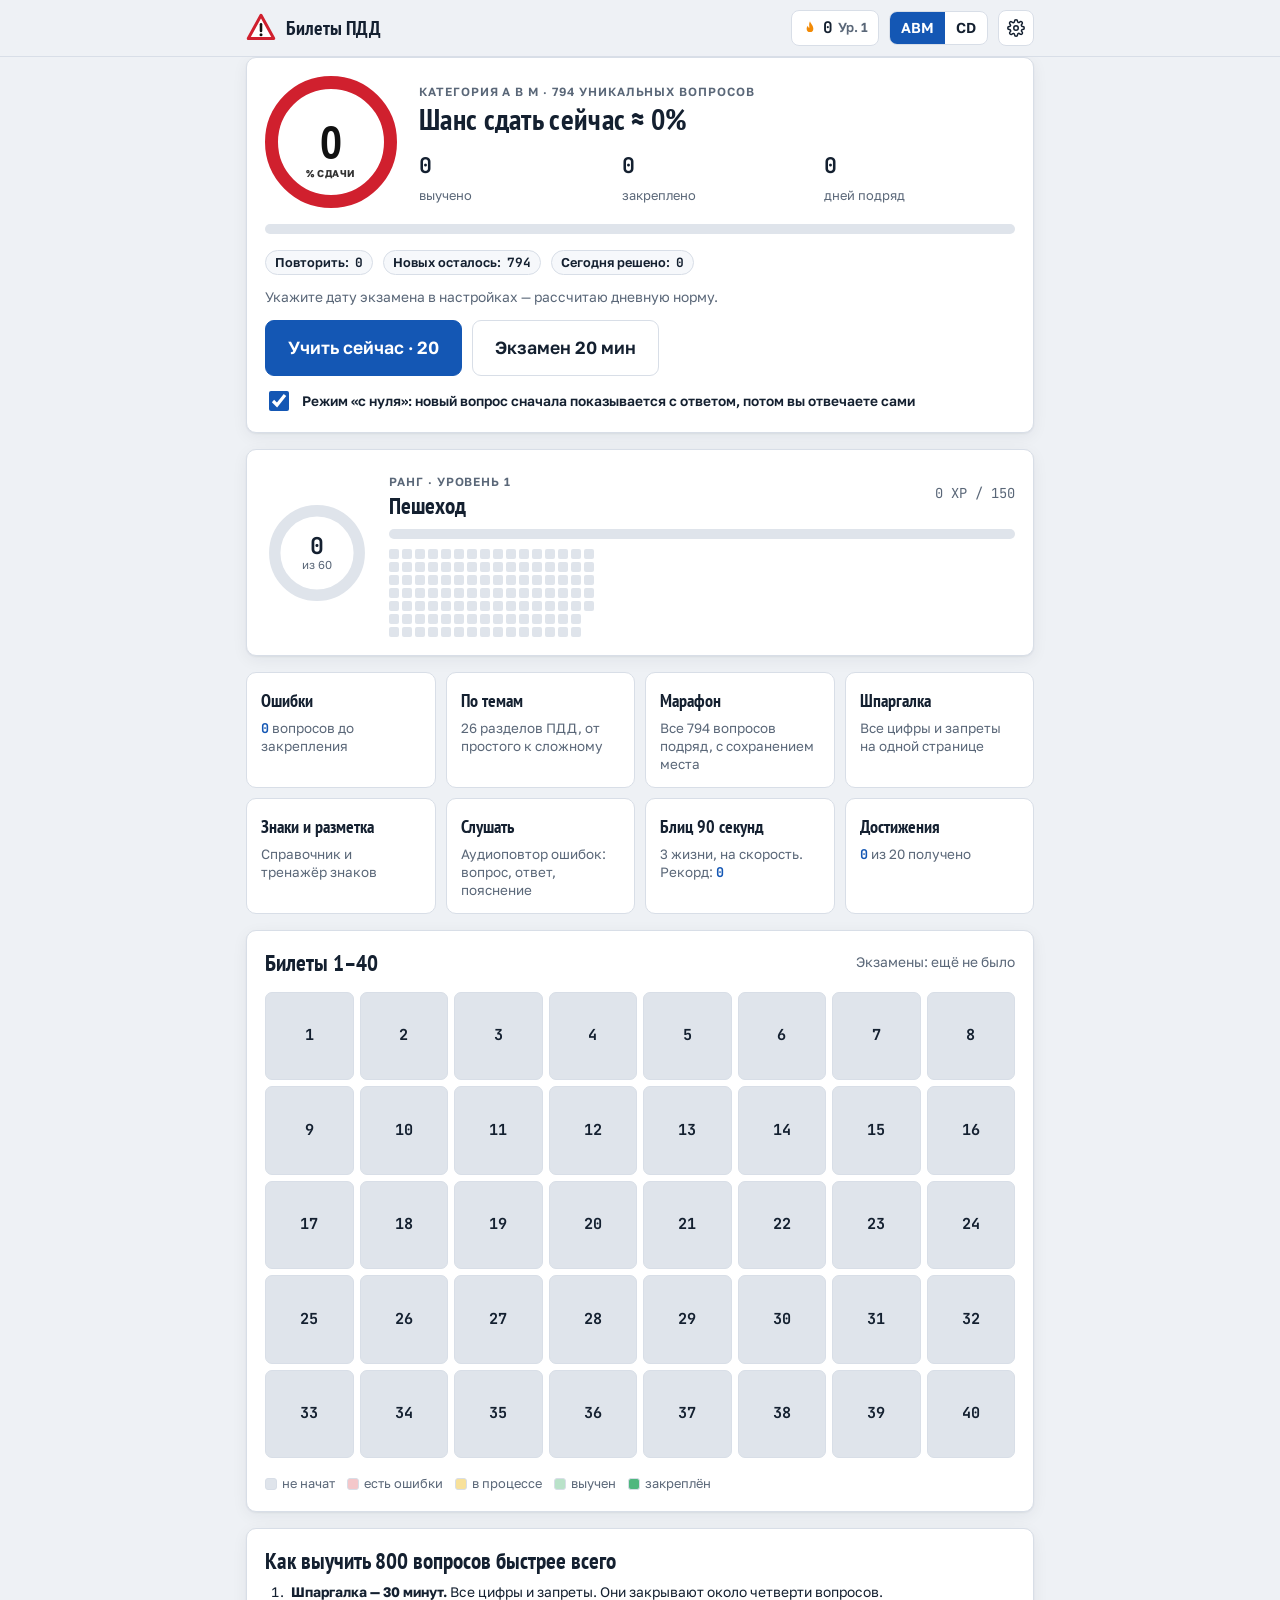
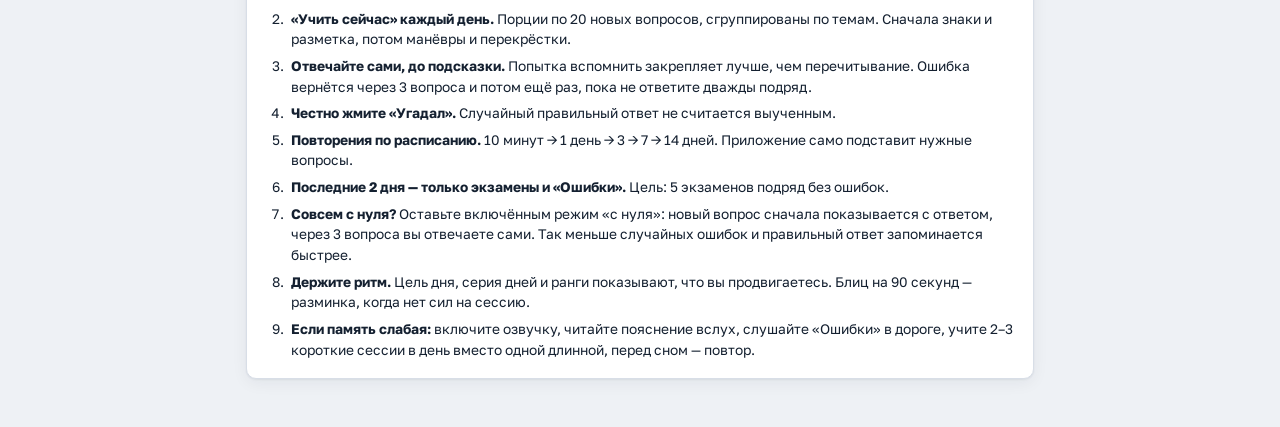
<file: pdd/index.html>
<!doctype html>
<html lang="ru">
<head>
<meta charset="utf-8">
<meta name="viewport" content="width=device-width, initial-scale=1, viewport-fit=cover">
<title>Тренажёр билетов ПДД</title>
<meta name="description" content="800 экзаменационных вопросов ПДД с картинками: интервальное повторение, экзамен по правилам ГИБДД, шпаргалка, знаки, озвучка.">
<meta name="theme-color" content="#1457b4">
<link rel="preconnect" href="https://fonts.googleapis.com">
<link rel="preconnect" href="https://fonts.gstatic.com" crossorigin>
<link rel="stylesheet" href="https://fonts.googleapis.com/css2?family=Golos+Text:wght@400;600;700&family=JetBrains+Mono:wght@500;700&family=PT+Sans+Narrow:wght@700&display=swap">
<link rel="stylesheet" href="app.css">
</head>
<body>
<header id="bar" class="bar"></header>
<main id="app" class="wrap" aria-live="polite"></main>
<noscript><p style="padding:16px">Для работы тренажёра включите JavaScript.</p></noscript>
<script src="app.js"></script>
</body>
</html>
</file>
<file: pdd/app.css>
/* Layout: one 760px study column; home = readiness plate + plan, mode grid, 40-ticket board. Road-sign palette on asphalt neutrals. */
:root {
  --bg: #eef1f5;
  --surface: #ffffff;
  --surface-2: #f6f8fb;
  --ink: #142030;
  --muted: #5a6778;
  --line: #d8dee7;
  --accent: #1457b4;
  --accent-ink: #ffffff;
  --accent-soft: #e3ecfa;
  --good: #11804a;
  --good-soft: #def3e7;
  --bad: #c41e2c;
  --bad-soft: #fbe3e5;
  --warn: #f2b705;
  --warn-ink: #7a5600;
  --warn-soft: #fff3cf;
  --m0: #dfe4eb;
  --m1: #f4c7ca;
  --m2: #f8e19a;
  --m3: #b9e2c9;
  --m4: #4fb77f;
  --flame: #f28a05;
  --flame-soft: #ffe8c7;
  --shadow: 0 1px 2px rgba(20, 32, 48, .06), 0 4px 16px rgba(20, 32, 48, .06);
  --f-display: "PT Sans Narrow", "Arial Narrow", "Roboto Condensed", sans-serif;
  --f-body: "Golos Text", "Segoe UI", Roboto, Arial, sans-serif;
  --f-mono: "JetBrains Mono", ui-monospace, "SFMono-Regular", Consolas, monospace;
  --r: 10px;
}
@media (prefers-color-scheme: dark) {
  :root:not([data-theme="light"]) {
    --bg: #0d131a; --surface: #151f2a; --surface-2: #1a2633; --ink: #e5ecf4; --muted: #94a3b5; --line: #273545;
    --accent: #5d9bff; --accent-ink: #08121f; --accent-soft: #1a2b45;
    --good: #3ccf83; --good-soft: #12301f; --bad: #ff5d68; --bad-soft: #3a161b;
    --warn: #ffc93c; --warn-ink: #ffd56a; --warn-soft: #33290d;
    --m0: #243241; --m1: #5a2328; --m2: #5c4a14; --m3: #1d5a3a; --m4: #2fa86a;
    --flame: #ffa53a; --flame-soft: #3a2a12;
    --shadow: 0 1px 2px rgba(0, 0, 0, .3), 0 4px 16px rgba(0, 0, 0, .25);
    color-scheme: dark;
  }
}
:root[data-theme="dark"] {
  --bg: #0d131a; --surface: #151f2a; --surface-2: #1a2633; --ink: #e5ecf4; --muted: #94a3b5; --line: #273545;
  --accent: #5d9bff; --accent-ink: #08121f; --accent-soft: #1a2b45;
  --good: #3ccf83; --good-soft: #12301f; --bad: #ff5d68; --bad-soft: #3a161b;
  --warn: #ffc93c; --warn-ink: #ffd56a; --warn-soft: #33290d;
  --m0: #243241; --m1: #5a2328; --m2: #5c4a14; --m3: #1d5a3a; --m4: #2fa86a;
  --flame: #ffa53a; --flame-soft: #3a2a12;
  --shadow: 0 1px 2px rgba(0, 0, 0, .3), 0 4px 16px rgba(0, 0, 0, .25);
  color-scheme: dark;
}

* { box-sizing: border-box; }
html, body { min-height: 100%; }
body {
  margin: 0;
  background: var(--bg);
  color: var(--ink);
  font: 16px/1.5 var(--f-body);
  -webkit-text-size-adjust: 100%;
}
button, input, select { font: inherit; color: inherit; }
button { cursor: pointer; }
:focus-visible { outline: 3px solid var(--accent); outline-offset: 2px; }
h1, h2, h3 { font-family: var(--f-display); font-weight: 700; line-height: 1.15; margin: 0; text-wrap: balance; }
h1 { font-size: 1.9rem; letter-spacing: .01em; }
h2 { font-size: 1.45rem; }
h3 { font-size: 1.15rem; }
p { margin: 0; }
.num { font-family: var(--f-mono); font-variant-numeric: tabular-nums; }
.muted { color: var(--muted); }
.small { font-size: .86rem; }
.label { font-size: .74rem; letter-spacing: .08em; text-transform: uppercase; color: var(--muted); font-weight: 600; }

.wrap { max-width: 820px; margin: 0 auto; padding-inline: 16px; padding-block: 0 48px; }

/* top bar */
.bar {
  position: sticky; top: env(safe-area-inset-top, 0px); z-index: 10;
  background: color-mix(in srgb, var(--bg) 88%, transparent);
  backdrop-filter: blur(8px);
  border-bottom: 1px solid var(--line);
}
.bar-in { max-width: 820px; margin: 0 auto; padding: 10px 16px; display: flex; align-items: center; gap: 10px; }
.brand { display: flex; align-items: center; gap: 10px; font-family: var(--f-display); font-weight: 700; font-size: 1.25rem; background: none; border: 0; padding: 0; }
.brand-mark { width: 30px; height: 30px; flex: none; }
.bar-sp { flex: 1; }
.seg { display: inline-flex; border: 1px solid var(--line); border-radius: 8px; overflow: hidden; background: var(--surface); }
.seg button { border: 0; background: none; padding: 5px 11px; font-weight: 600; font-size: .9rem; }
.seg button[aria-pressed="true"] { background: var(--accent); color: var(--accent-ink); }
.icon-btn { border: 1px solid var(--line); background: var(--surface); border-radius: 8px; width: 36px; height: 36px; display: inline-grid; place-items: center; padding: 0; }
.icon-btn svg { width: 18px; height: 18px; }

/* generic */
.stack { display: flex; flex-direction: column; gap: 16px; }
.row { display: flex; gap: 10px; flex-wrap: wrap; align-items: center; }
.card { background: var(--surface); border: 1px solid var(--line); border-radius: var(--r); padding: 18px; box-shadow: var(--shadow); min-width: 0; }
.btn {
  display: inline-flex; align-items: center; justify-content: center; gap: 8px;
  border: 1px solid var(--line); background: var(--surface); border-radius: 9px;
  padding: 10px 16px; font-weight: 600; min-height: 44px; text-decoration: none;
}
.btn:hover { border-color: var(--accent); }
.btn.primary { background: var(--accent); color: var(--accent-ink); border-color: var(--accent); }
.btn.primary:hover { filter: brightness(1.08); }
.btn.big { font-size: 1.1rem; padding: 14px 22px; min-height: 54px; }
.btn.ghost { background: transparent; }
.btn.danger { color: var(--bad); }
.btn[disabled] { opacity: .5; cursor: default; }
.chip { display: inline-flex; align-items: center; gap: 6px; padding: 2px 9px; border-radius: 999px; font-size: .8rem; font-weight: 600; background: var(--surface-2); border: 1px solid var(--line); }
.chip.good { background: var(--good-soft); color: var(--good); border-color: transparent; }
.chip.bad { background: var(--bad-soft); color: var(--bad); border-color: transparent; }
.chip.warn { background: var(--warn-soft); color: var(--warn-ink); border-color: transparent; }
.loading { padding: 60px 0; text-align: center; color: var(--muted); }
.notice { border-radius: var(--r); padding: 12px 14px; background: var(--warn-soft); color: var(--warn-ink); font-size: .92rem; }

/* home hero */
.hero { display: grid; grid-template-columns: auto 1fr; gap: 22px; align-items: center; }
.plate { width: 132px; height: 132px; border-radius: 50%; background: #fff; border: 13px solid #d0202e; display: grid; place-items: center; position: relative; flex: none; }
.plate b { font-family: var(--f-display); font-size: 2.9rem; color: #111; line-height: 1; letter-spacing: -.02em; }
.plate small { position: absolute; bottom: 14px; font-size: .62rem; color: #333; font-weight: 700; letter-spacing: .06em; }
.hero-stats { display: grid; grid-template-columns: repeat(3, minmax(0, 1fr)); gap: 12px; }
.stat b { display: block; font-family: var(--f-mono); font-size: 1.35rem; font-variant-numeric: tabular-nums; }
.stat span { font-size: .8rem; color: var(--muted); }
.plan { display: flex; flex-direction: column; gap: 12px; }
.plan-line { display: flex; gap: 12px; flex-wrap: wrap; align-items: center; justify-content: space-between; }
.bar-track { height: 10px; border-radius: 99px; background: var(--m0); overflow: hidden; display: flex; }
.bar-track i { display: block; height: 100%; }

.modes { display: grid; grid-template-columns: repeat(4, minmax(0, 1fr)); gap: 10px; }
.mode { text-align: left; background: var(--surface); border: 1px solid var(--line); border-radius: var(--r); padding: 14px; display: flex; flex-direction: column; gap: 4px; min-height: 96px; }
.mode:hover { border-color: var(--accent); }
.mode b { font-family: var(--f-display); font-size: 1.15rem; }
.mode span { font-size: .84rem; color: var(--muted); line-height: 1.35; }
.mode .cnt { font-family: var(--f-mono); color: var(--accent); font-weight: 700; }

.tickets { display: grid; grid-template-columns: repeat(8, minmax(0, 1fr)); gap: 6px; }
.tk { aspect-ratio: 1; border-radius: 7px; border: 1px solid var(--line); background: var(--m0); display: grid; place-items: center; font-family: var(--f-mono); font-weight: 700; font-size: .95rem; position: relative; padding: 0; color: var(--ink); max-width: 100%; }
.tk[data-l="1"] { background: var(--m1); }
.tk[data-l="2"] { background: var(--m2); }
.tk[data-l="3"] { background: var(--m3); }
.tk[data-l="4"] { background: var(--m4); color: #fff; }
.tk em { position: absolute; top: 3px; right: 4px; width: 7px; height: 7px; border-radius: 50%; }
.tk em.pass { background: var(--good); outline: 2px solid var(--surface); }
.tk em.fail { background: var(--bad); outline: 2px solid var(--surface); }
.legend { display: flex; gap: 12px; flex-wrap: wrap; font-size: .8rem; color: var(--muted); }
.legend i { display: inline-block; width: 12px; height: 12px; border-radius: 3px; vertical-align: -2px; margin-right: 5px; border: 1px solid var(--line); }

.method ol { margin: 8px 0 0; padding-left: 22px; display: flex; flex-direction: column; gap: 6px; }
.method li { padding-left: 4px; }

/* lists */
.list { display: flex; flex-direction: column; }
.li { display: grid; grid-template-columns: 1fr auto; gap: 6px 12px; align-items: center; padding: 12px 0; border-bottom: 1px solid var(--line); min-width: 0; }
.li:last-child { border-bottom: 0; }
.li .bar-track { grid-column: 1 / -1; height: 6px; }
.li-t { min-width: 0; font-weight: 600; }

/* question runner */
.qhead { display: flex; align-items: center; gap: 10px; flex-wrap: wrap; }
.qhead .sp { flex: 1; }
.timer { font-family: var(--f-mono); font-weight: 700; font-size: 1.1rem; font-variant-numeric: tabular-nums; }
.timer.low { color: var(--bad); }
.progress { height: 6px; background: var(--m0); border-radius: 99px; overflow: hidden; }
.progress i { display: block; height: 100%; background: var(--accent); transition: width .25s; }
.grid20 { display: grid; grid-template-columns: repeat(10, minmax(0, 1fr)); gap: 4px; }
.grid20 button { border: 1px solid var(--line); background: var(--surface); border-radius: 5px; font-family: var(--f-mono); font-size: .8rem; padding: 5px 0; min-width: 0; }
.grid20 button.cur { border-color: var(--accent); box-shadow: inset 0 0 0 2px var(--accent); }
.grid20 button.ok { background: var(--good-soft); color: var(--good); border-color: transparent; }
.grid20 button.no { background: var(--bad-soft); color: var(--bad); border-color: transparent; }
.grid20 button.done { background: var(--accent-soft); color: var(--accent); border-color: transparent; }
.qcard { padding: 0; overflow: hidden; }
.qimg { background: #1b2632; display: grid; place-items: center; min-height: 80px; }
.qimg img { display: block; width: 100%; height: auto; max-width: 100%; }
.qimg.ph { aspect-ratio: 604 / 225; color: #9fb0c3; font-size: .85rem; }
.qbody { padding: 18px; display: flex; flex-direction: column; gap: 14px; }
.qtext { font-size: 1.12rem; font-weight: 600; line-height: 1.42; }
.answers { display: flex; flex-direction: column; gap: 8px; }
.ans {
  display: grid; grid-template-columns: 30px 1fr; gap: 10px; align-items: start; text-align: left;
  border: 1px solid var(--line); background: var(--surface-2); border-radius: 9px; padding: 11px 12px; min-height: 48px; line-height: 1.4;
}
.ans:hover:not([disabled]) { border-color: var(--accent); }
.ans .k { font-family: var(--f-mono); font-weight: 700; width: 26px; height: 26px; border-radius: 6px; display: grid; place-items: center; background: var(--surface); border: 1px solid var(--line); font-size: .85rem; }
.ans[disabled] { cursor: default; }
.ans.right { background: var(--good-soft); border-color: var(--good); }
.ans.right .k { background: var(--good); color: #fff; border-color: var(--good); }
.ans.wrong { background: var(--bad-soft); border-color: var(--bad); }
.ans.wrong .k { background: var(--bad); color: #fff; border-color: var(--bad); }
.ans.picked { border-color: var(--accent); background: var(--accent-soft); }
.ans.dim { opacity: .55; }
.verdict { font-family: var(--f-display); font-size: 1.3rem; font-weight: 700; }
.verdict.ok { color: var(--good); }
.verdict.no { color: var(--bad); }
.tip { border-left: 4px solid var(--warn); background: var(--warn-soft); padding: 12px 14px; border-radius: 0 9px 9px 0; line-height: 1.5; }
.tip mark { background: transparent; color: var(--warn-ink); font-weight: 700; }
.tip .rule { font-weight: 700; }
.qactions { display: flex; gap: 8px; flex-wrap: wrap; align-items: center; }
.qactions .sp { flex: 1; }
.kbd { font-family: var(--f-mono); font-size: .75rem; border: 1px solid var(--line); border-bottom-width: 2px; border-radius: 4px; padding: 0 5px; color: var(--muted); }
.hint-keys { font-size: .8rem; color: var(--muted); }

/* result */
.res-big { font-family: var(--f-display); font-size: 2.6rem; font-weight: 700; line-height: 1; }
.res-big.ok { color: var(--good); }
.res-big.no { color: var(--bad); }
.review-item { border-top: 1px solid var(--line); padding-top: 14px; display: flex; flex-direction: column; gap: 8px; }
.review-item img { border-radius: 8px; max-width: 100%; }
.ok-ans { color: var(--good); font-weight: 600; }
.no-ans { color: var(--bad); text-decoration: line-through; }

/* browse (read with answers) */
.bq { display: flex; flex-direction: column; gap: 8px; padding-block: 16px; border-bottom: 1px solid var(--line); }
.bq:last-child { border-bottom: 0; }
.bq img { border-radius: 8px; max-width: 100%; }
.bq .q { font-weight: 600; }
.bq ul { margin: 0; padding-left: 20px; }
.bq li.c { color: var(--good); font-weight: 700; }
.bq li.x { color: var(--muted); }

/* cheat sheet */
.cheat h2 { margin-top: 6px; }
.tbl-wrap { overflow-x: auto; }
table { border-collapse: collapse; width: 100%; font-size: .93rem; }
th, td { text-align: left; padding: 8px 10px; border-bottom: 1px solid var(--line); vertical-align: top; }
th { font-size: .74rem; letter-spacing: .06em; text-transform: uppercase; color: var(--muted); font-weight: 600; }
td.v { font-family: var(--f-mono); font-weight: 700; white-space: nowrap; color: var(--accent); }
.mnemo { background: var(--accent-soft); border-radius: 9px; padding: 12px 14px; font-style: italic; }
.cheat ul { margin: 0; padding-left: 20px; display: flex; flex-direction: column; gap: 4px; }

/* signs */
.search { width: 100%; padding: 10px 12px; border: 1px solid var(--line); border-radius: 9px; background: var(--surface); min-height: 44px; }
.signs { display: grid; grid-template-columns: repeat(auto-fill, minmax(150px, 1fr)); gap: 10px; }
.sign { background: var(--surface); border: 1px solid var(--line); border-radius: var(--r); padding: 10px; display: flex; flex-direction: column; gap: 6px; align-items: center; text-align: center; min-width: 0; }
.sign img { width: 72px; height: 72px; object-fit: contain; background: #fff; border-radius: 6px; padding: 3px; }
.sign.wide img { width: 100%; height: 60px; }
.sign b { font-family: var(--f-mono); font-size: .85rem; color: var(--accent); }
.sign span { font-size: .82rem; line-height: 1.3; }
.sign-q { display: grid; place-items: center; padding: 18px; background: #fff; border-radius: var(--r); }
.sign-q img { width: 160px; height: 160px; object-fit: contain; }

/* settings */
.field { display: flex; flex-direction: column; gap: 6px; }
.field label { font-weight: 600; }
.field input, .field select { padding: 9px 11px; border: 1px solid var(--line); border-radius: 8px; background: var(--surface); min-height: 44px; max-width: 100%; }
.switch { display: flex; gap: 10px; align-items: center; font-weight: 600; }
.switch input { width: 20px; height: 20px; accent-color: var(--accent); }
textarea { width: 100%; min-height: 90px; font-family: var(--f-mono); font-size: .75rem; border: 1px solid var(--line); border-radius: 8px; background: var(--surface-2); color: var(--ink); padding: 8px; }

.toast { width: max-content; text-align: center; position: fixed; left: 50%; bottom: calc(16px + env(safe-area-inset-bottom, 0px)); transform: translateX(-50%); background: var(--ink); color: var(--bg); padding: 10px 16px; border-radius: 9px; font-weight: 600; z-index: 50; max-width: calc(100% - 32px); }

/* game */
.lvl { display: inline-flex; align-items: center; gap: 5px; border: 1px solid var(--line); background: var(--surface); border-radius: 8px; height: 36px; padding: 0 10px; font-weight: 700; }
.lvl svg { width: 16px; height: 16px; }
.lvl-n { font-size: .82rem; color: var(--muted); font-weight: 600; }
.chip.combo { background: var(--flame-soft); color: var(--flame); border-color: transparent; }
.prog { display: grid; grid-template-columns: auto 1fr; gap: 20px; align-items: center; }
.prog-main { display: flex; flex-direction: column; gap: 10px; min-width: 0; }
.ring { position: relative; width: 104px; height: 104px; flex: none; }
.ring svg { width: 100%; height: 100%; }
.ring circle { fill: none; stroke-width: 7; }
.ring-bg { stroke: var(--m0); }
.ring-fg { stroke: var(--good); stroke-linecap: round; transition: stroke-dasharray .4s; }
.ring > div { position: absolute; inset: 0; display: grid; place-content: center; text-align: center; line-height: 1.1; }
.ring b { font-size: 1.45rem; }
.ring span { font-size: .72rem; color: var(--muted); }
.xp { height: 10px; border-radius: 99px; background: var(--m0); overflow: hidden; }
.xp i { display: block; height: 100%; background: linear-gradient(90deg, var(--flame), var(--warn)); border-radius: 99px; }
.heat { display: grid; grid-template-rows: repeat(7, 10px); grid-auto-flow: column; grid-auto-columns: 10px; gap: 3px; overflow-x: auto; max-width: 100%; }
.heat i { border-radius: 2px; background: var(--m0); }
.heat i[data-h="-1"] { background: transparent; }
.heat i[data-h="1"] { background: var(--m3); }
.heat i[data-h="2"] { background: color-mix(in srgb, var(--m3) 40%, var(--m4)); }
.heat i[data-h="3"] { background: var(--m4); }
.heat i[data-h="4"] { background: var(--good); }
.lives { display: inline-flex; gap: 4px; }
.lives i { width: 14px; height: 14px; border-radius: 50%; background: var(--m0); border: 2px solid var(--bad); }
.lives i.on { background: var(--bad); }
.ranks { display: grid; grid-template-columns: repeat(auto-fill, minmax(150px, 1fr)); gap: 8px; }
.rank { display: grid; grid-template-columns: auto 1fr; gap: 0 8px; padding: 8px 10px; border-radius: 8px; border: 1px solid var(--line); color: var(--muted); min-width: 0; }
.rank b { grid-row: span 2; font-size: 1.2rem; align-self: center; }
.rank em { font-style: normal; font-size: .75rem; }
.rank.on { color: var(--ink); background: var(--flame-soft); border-color: transparent; }
.rank.on b { color: var(--flame); }
.achs { display: grid; grid-template-columns: repeat(auto-fill, minmax(230px, 1fr)); gap: 8px; }
.ach { display: grid; grid-template-columns: 40px 1fr; gap: 10px; align-items: center; padding: 10px; border: 1px solid var(--line); border-radius: 9px; opacity: .55; min-width: 0; }
.ach svg { width: 40px; height: 40px; }
.ach-tri { fill: var(--m0); stroke: var(--muted); stroke-width: 2.5; stroke-linejoin: round; }
.ach-check { fill: none; stroke: var(--muted); stroke-width: 3; stroke-linecap: round; stroke-linejoin: round; }
.ach.on { opacity: 1; background: var(--surface-2); }
.ach.on .ach-tri { fill: #fff; stroke: #d0202e; }
.ach.on .ach-check { stroke: var(--good); }
.ach b { display: block; font-size: .95rem; }
.ach span { font-size: .8rem; color: var(--muted); }
.toast.ach { background: var(--flame); color: #1a1000; }
.confetti { position: fixed; inset: 0; width: 100%; height: 100%; pointer-events: none; z-index: 60; }

@media (max-width: 640px) {
  h1 { font-size: 1.6rem; }
  .hero { grid-template-columns: 1fr; justify-items: start; }
  .plate { width: 112px; height: 112px; border-width: 11px; }
  .plate b { font-size: 2.4rem; }
  .modes { grid-template-columns: repeat(2, minmax(0, 1fr)); }
  .prog { grid-template-columns: 1fr; justify-items: start; }
  .prog-main { width: 100%; }
  .lvl-n { display: none; }
  .tickets { grid-template-columns: repeat(5, minmax(0, 1fr)); }
  .card { padding: 14px; }
  .qbody { padding: 14px; }
  .hint-keys { display: none; }
  .brand-name { display: none; }
}
@media (prefers-reduced-motion: reduce) {
  * { transition: none !important; animation: none !important; }
}
</file>
